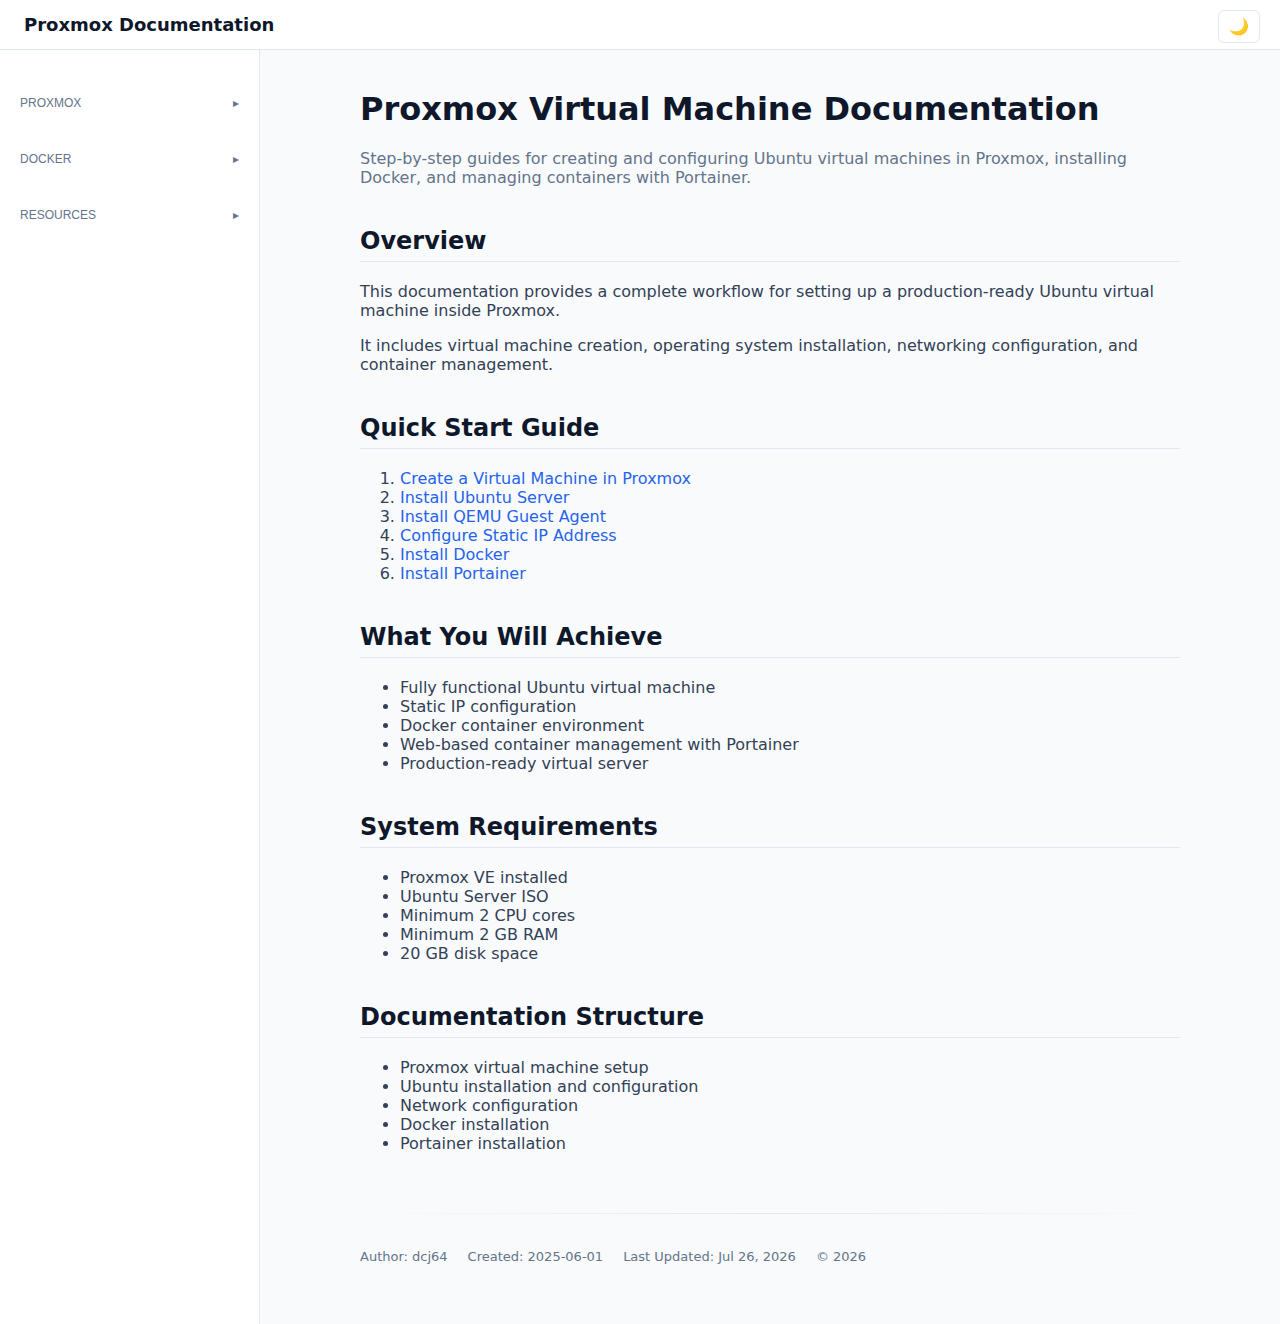
<file: index.html>
<!DOCTYPE html>
<html lang="en">
  <head>
    <meta charset="UTF-8">
    <meta name="viewport" content="width=device-width, initial-scale=1.0">
    <title>Proxmox Documentation</title>
    <script>
      (function() {
        const savedTheme = localStorage.getItem("theme");
        if (savedTheme) {
          document.documentElement.setAttribute("data-theme", savedTheme);
        } else {
          document.documentElement.setAttribute("data-theme", "light");
        }
      })();
    </script>
    <link rel="icon" href="favicon.ico">
    <link rel="stylesheet" href="css/docs.css?v=1.1">
  </head>
  <body>
    <header class="topbar">
      <div class="logo">
        <a href="index.html">Proxmox Documentation</a>
      </div>
      <button id="theme-toggle" class="theme-toggle"> 🌙 </button>
    </header>
    <div class="layout">
      <aside class="sidebar">
        <nav>
          <div class="nav-section">
            <button type="button" class="nav-title collapsible"> Proxmox </button>
            <div class="nav-items">
              <a href="proxmox-vm-create.html" class="nav-link"> Create Virtual Machine </a>
              <a href="ubuntu-server-install.html" class="nav-link"> Install Ubuntu Server </a>
              <a href="qemu-agent.html" class="nav-link"> QEMU Guest Agent </a>
              <a href="static-ip.html" class="nav-link"> Static IP Configuration </a>
            </div>
          </div>
          <div class="nav-section">
            <button type="button" class="nav-title collapsible"> Docker </button>
            <div class="nav-items">
              <a href="docker-install.html" class="nav-link"> Install Docker </a>
              <a href="portainer-install.html" class="nav-link"> Install Portainer </a>
            </div>
          </div>
          <div class="nav-section">
            <button type="button" class="nav-title collapsible"> Resources </button>
            <div class="nav-items">
              <a href="useful-links.html" class="nav-link"> Useful Links </a>
            </div>
          </div>
        </nav>
      </aside>
      <main class="content">
        <article class="doc">
          <header class="doc-header">
            <h1>Proxmox Virtual Machine Documentation</h1>
            <p class="doc-description"> Step-by-step guides for creating and configuring Ubuntu virtual machines in Proxmox, installing Docker, and managing containers with Portainer. </p>
          </header>
          <section>
            <h2>Overview</h2>
            <p> This documentation provides a complete workflow for setting up a production-ready Ubuntu virtual machine inside Proxmox. </p>
            <p> It includes virtual machine creation, operating system installation, networking configuration, and container management. </p>
          </section>
          <section>
            <h2>Quick Start Guide</h2>
            <ol>
              <li>
                <a href="proxmox-vm-create.html"> Create a Virtual Machine in Proxmox </a>
              </li>
              <li>
                <a href="ubuntu-server-install.html"> Install Ubuntu Server </a>
              </li>
              <li>
                <a href="qemu-agent.html"> Install QEMU Guest Agent </a>
              </li>
              <li>
                <a href="static-ip.html"> Configure Static IP Address </a>
              </li>
              <li>
                <a href="docker-install.html"> Install Docker </a>
              </li>
              <li>
                <a href="portainer-install.html"> Install Portainer </a>
              </li>
            </ol>
          </section>
          <section>
            <h2>What You Will Achieve</h2>
            <ul>
              <li>Fully functional Ubuntu virtual machine</li>
              <li>Static IP configuration</li>
              <li>Docker container environment</li>
              <li>Web-based container management with Portainer</li>
              <li>Production-ready virtual server</li>
            </ul>
          </section>
          <section>
            <h2>System Requirements</h2>
            <ul>
              <li>Proxmox VE installed</li>
              <li>Ubuntu Server ISO</li>
              <li>Minimum 2 CPU cores</li>
              <li>Minimum 2 GB RAM</li>
              <li>20 GB disk space</li>
            </ul>
          </section>
          <section>
            <h2>Documentation Structure</h2>
            <ul>
              <li>Proxmox virtual machine setup</li>
              <li>Ubuntu installation and configuration</li>
              <li>Network configuration</li>
              <li>Docker installation</li>
              <li>Portainer installation</li>
            </ul>
          </section>
          <footer class="doc-footer">
            <div class="doc-meta" data-author="dcj64" data-created="2025-06-01"></div>
          </footer>
        </article>
      </main>
    </div>
    <script src="js/docs.js"></script>
  </body>
</html>
</file>
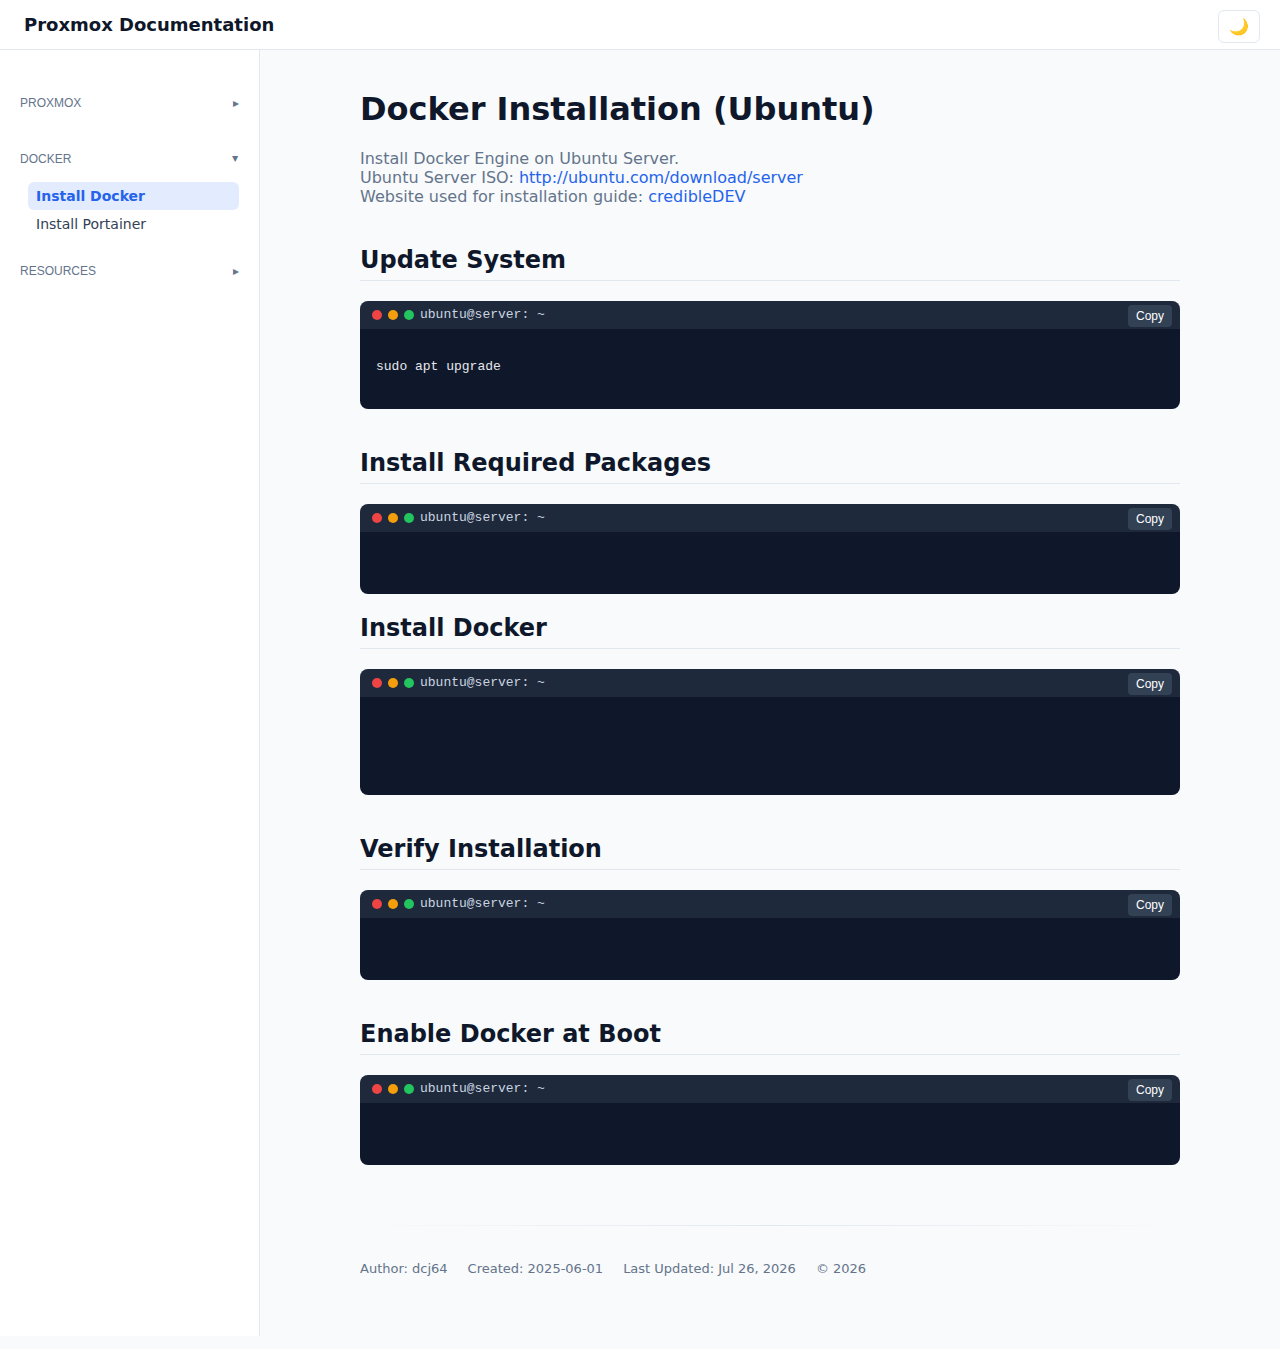
<file: docker-install.html>
<!DOCTYPE html>
<html lang="en">
  <head>
    <meta charset="UTF-8">
    <meta name="viewport" content="width=device-width, initial-scale=1.0">
    <title>Docker Installation | Proxmox Documentation</title>
    <script>
      (function() {
        const savedTheme = localStorage.getItem("theme");
        if (savedTheme) {
          document.documentElement.setAttribute("data-theme", savedTheme);
        } else {
          document.documentElement.setAttribute("data-theme", "light");
        }
      })();
    </script>
    <link rel="icon" href="favicon.ico">
    <link rel="stylesheet" href="css/docs.css?v=1.1">
  </head>
  <body>
    <header class="topbar">
      <div class="logo">
        <a href="index.html">Proxmox Documentation</a>
      </div>
      <button id="theme-toggle" class="theme-toggle"> 🌙 </button>
    </header>
    <div class="layout">
      <aside class="sidebar">
        <nav>
          <div class="nav-section">
            <button type="button" class="nav-title collapsible"> Proxmox </button>
            <div class="nav-items">
              <a href="proxmox-vm-create.html" class="nav-link"> Create Virtual Machine </a>
              <a href="ubuntu-server-install.html" class="nav-link"> Install Ubuntu Server </a>
              <a href="qemu-agent.html" class="nav-link"> QEMU Guest Agent </a>
              <a href="static-ip.html" class="nav-link"> Static IP Configuration </a>
            </div>
          </div>
          <div class="nav-section">
            <button type="button" class="nav-title collapsible"> Docker </button>
            <div class="nav-items">
              <a href="docker-install.html" class="nav-link"> Install Docker </a>
              <a href="portainer-install.html" class="nav-link"> Install Portainer </a>
            </div>
          </div>
          <div class="nav-section">
            <button type="button" class="nav-title collapsible"> Resources </button>
            <div class="nav-items">
              <a href="useful-links.html" class="nav-link"> Useful Links </a>
            </div>
          </div>
        </nav>
      </aside>
      <main class="content">
        <article class="doc">
          <header class="doc-header">
            <h1>Docker Installation (Ubuntu)</h1>
            <p class="doc-description"> Install Docker Engine on Ubuntu Server. <br> Ubuntu Server ISO: <a href="https://ubuntu.com/download/server">http://ubuntu.com/download/server</a>
              <br> Website used for installation guide: <a href="https://www.youtube.com/watch?v=wrlukx-QYRw"> credibleDEV</a>
            </p>
          </header>
          <section>
            <h2>Update System</h2>
            <pre>
													<code>sudo apt update
sudo apt upgrade </code>
												</pre>
          </section>
          <section>
            <h2>Install Required Packages</h2>
            <pre>
													<code>curl -fsSL https://get.docker.com -o get-docker.sh</code>
												</pre>
          </section>
          <h2>Install Docker</h2>
          <pre>
												<code>sudo sh get-docker.sh

</code>
											</pre>
          </section>
          <section>
            <h2>Verify Installation</h2>
            <pre>
												<code>sudo docker run hello-world</code>
											</pre>
          </section>
          <section>
            <h2>Enable Docker at Boot</h2>
            <pre>
												<code>sudo systemctl enable docker</code>
											</pre>
          </section>
          <footer class="doc-footer">
            <div class="doc-meta" data-author="dcj64" data-created="2025-06-01"></div>
          </footer>
        </article>
      </main>
    </div>
    <script src="js/docs.js"></script>
  </body>
</html>
</file>
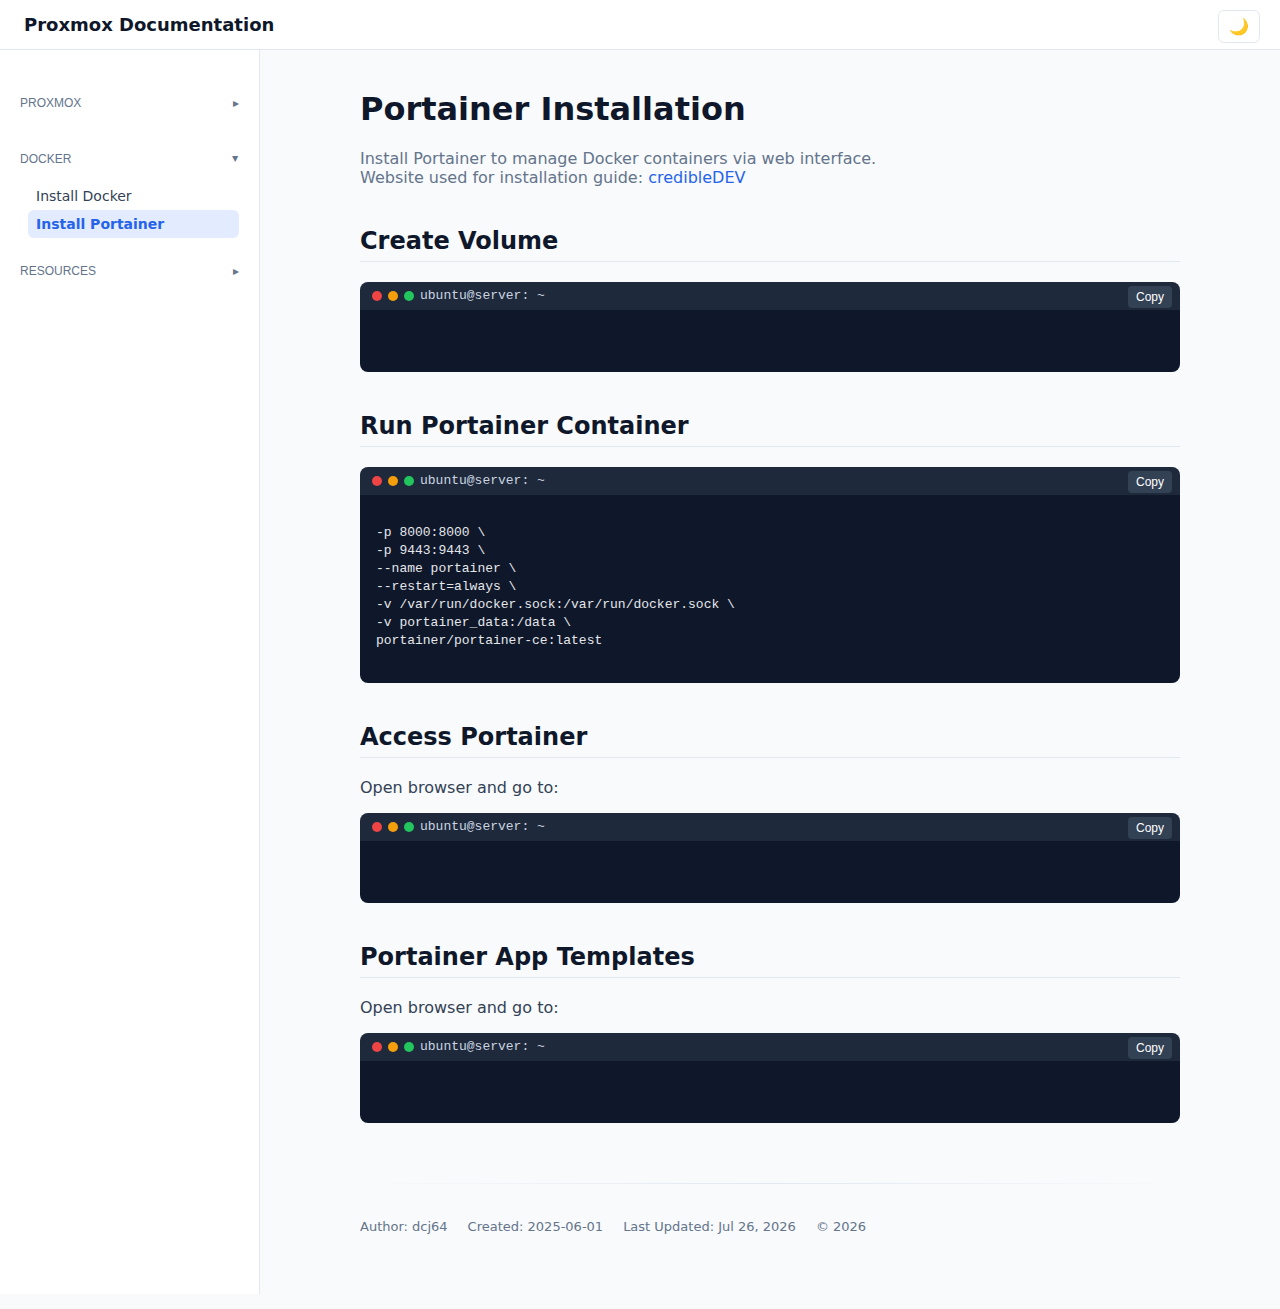
<file: portainer-install.html>
<!DOCTYPE html>
<html lang="en">
  <head>
    <meta charset="UTF-8">
    <meta name="viewport" content="width=device-width, initial-scale=1.0">
    <title>Portainer Installation | Proxmox Documentation</title>
    <script>
      (function() {
        const savedTheme = localStorage.getItem("theme");
        if (savedTheme) {
          document.documentElement.setAttribute("data-theme", savedTheme);
        } else {
          document.documentElement.setAttribute("data-theme", "light");
        }
      })();
    </script>
    <link rel="icon" href="favicon.ico">
    <link rel="stylesheet" href="css/docs.css?v=1.1">
  </head>
  <body>
    <header class="topbar">
      <div class="logo">
        <a href="index.html">Proxmox Documentation</a>
      </div>
      <button id="theme-toggle" class="theme-toggle"> 🌙 </button>
    </header>
    <div class="layout">
      <aside class="sidebar">
        <nav>
          <div class="nav-section">
            <button type="button" class="nav-title collapsible"> Proxmox </button>
            <div class="nav-items">
              <a href="proxmox-vm-create.html" class="nav-link"> Create Virtual Machine </a>
              <a href="ubuntu-server-install.html" class="nav-link"> Install Ubuntu Server </a>
              <a href="qemu-agent.html" class="nav-link"> QEMU Guest Agent </a>
              <a href="static-ip.html" class="nav-link"> Static IP Configuration </a>
            </div>
          </div>
          <div class="nav-section">
            <button type="button" class="nav-title collapsible"> Docker </button>
            <div class="nav-items">
              <a href="docker-install.html" class="nav-link"> Install Docker </a>
              <a href="portainer-install.html" class="nav-link"> Install Portainer </a>
            </div>
          </div>
          <div class="nav-section">
            <button type="button" class="nav-title collapsible"> Resources </button>
            <div class="nav-items">
              <a href="useful-links.html" class="nav-link"> Useful Links </a>
            </div>
          </div>
        </nav>
      </aside>
      <main class="content">
        <article class="doc">
          <header class="doc-header">
            <h1>Portainer Installation</h1>
            <p class="doc-description"> Install Portainer to manage Docker containers via web interface. <br> Website used for installation guide: <a href="https://www.youtube.com/watch?v=wrlukx-QYRw"> credibleDEV</a>
            </p>
          </header>
          <section>
            <h2>Create Volume</h2>
            <pre>
												<code>sudo docker volume create portainer_data</code>
											</pre>
          </section>
          <section>
            <h2>Run Portainer Container</h2>
            <pre>
												<code>sudo docker run -d \
-p 8000:8000 \
-p 9443:9443 \
--name portainer \
--restart=always \
-v /var/run/docker.sock:/var/run/docker.sock \
-v portainer_data:/data \
portainer/portainer-ce:latest</code>
											</pre>
          </section>
          <section>
            <h2>Access Portainer</h2>
            <p> Open browser and go to: </p>
            <pre>
												<code>https://192.168.50.161:9443</code>
											</pre>
          </section>
          <section>
            <h2>Portainer App Templates</h2>
            <p> Open browser and go to: </p>
            <pre>
												<code>https://github.com/Qballjos/portainer_templates</code>
											</pre>
          </section>
          <footer class="doc-footer">
            <div class="doc-meta" data-author="dcj64" data-created="2025-06-01"></div>
          </footer>
        </article>
      </main>
    </div>
    <script src="js/docs.js"></script>
  </body>
</html>
</file>
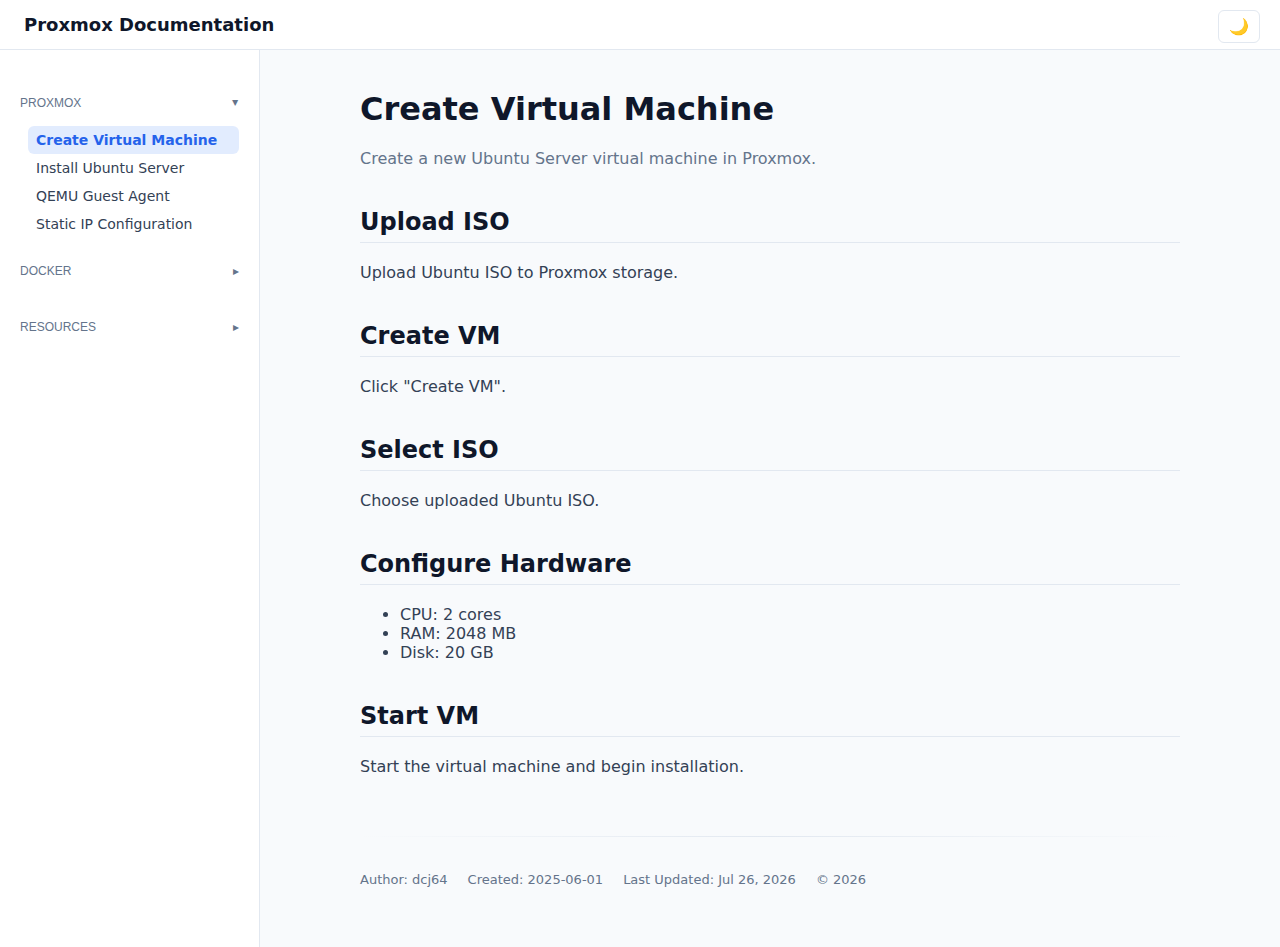
<file: proxmox-vm-create.html>
<!DOCTYPE html>
<html>
  <head>
    <meta charset="UTF-8">
    <meta name="viewport" content="width=device-width, initial-scale=1.0">
    <title>Create VM | Proxmox Documentation</title>
    <script>
      (function() {
        const savedTheme = localStorage.getItem("theme");
        if (savedTheme) {
          document.documentElement.setAttribute("data-theme", savedTheme);
        } else {
          document.documentElement.setAttribute("data-theme", "light");
        }
      })();
    </script>
    <link rel="icon" href="favicon.ico">
    <link rel="stylesheet" href="css/docs.css?v=1.1">
  </head>
  <body>
    <header class="topbar">
      <div class="logo">
        <a href="index.html">Proxmox Documentation</a>
      </div>
      <button id="theme-toggle" class="theme-toggle"> 🌙 </button>
    </header>
    <div class="layout">
      <aside class="sidebar">
        <nav>
          <div class="nav-section">
            <button type="button" class="nav-title collapsible"> Proxmox </button>
            <div class="nav-items">
              <a href="proxmox-vm-create.html" class="nav-link"> Create Virtual Machine </a>
              <a href="ubuntu-server-install.html" class="nav-link"> Install Ubuntu Server </a>
              <a href="qemu-agent.html" class="nav-link"> QEMU Guest Agent </a>
              <a href="static-ip.html" class="nav-link"> Static IP Configuration </a>
            </div>
          </div>
          <div class="nav-section">
            <button type="button" class="nav-title collapsible"> Docker </button>
            <div class="nav-items">
              <a href="docker-install.html" class="nav-link"> Install Docker </a>
              <a href="portainer-install.html" class="nav-link"> Install Portainer </a>
            </div>
          </div>
          <div class="nav-section">
            <button type="button" class="nav-title collapsible"> Resources </button>
            <div class="nav-items">
              <a href="useful-links.html" class="nav-link"> Useful Links </a>
            </div>
          </div>
        </nav>
      </aside>
      <main class="content">
        <article class="doc">
          <header class="doc-header">
            <h1>Create Virtual Machine</h1>
            <p class="doc-description"> Create a new Ubuntu Server virtual machine in Proxmox. </p>
          </header>
          <section>
            <h2>Upload ISO</h2>
            <p> Upload Ubuntu ISO to Proxmox storage. </p>
          </section>
          <section>
            <h2>Create VM</h2>
            <p> Click "Create VM". </p>
          </section>
          <section>
            <h2>Select ISO</h2>
            <p> Choose uploaded Ubuntu ISO. </p>
          </section>
          <section>
            <h2>Configure Hardware</h2>
            <ul>
              <li>CPU: 2 cores</li>
              <li>RAM: 2048 MB</li>
              <li>Disk: 20 GB</li>
            </ul>
          </section>
          <section>
            <h2>Start VM</h2>
            <p> Start the virtual machine and begin installation. </p>
          </section>
          <footer class="doc-footer">
            <div class="doc-meta" data-author="dcj64" data-created="2025-06-01"></div>
          </footer>
        </article>
      </main>
    </div>
    <script src="js/docs.js"></script>
  </body>
</html>
</file>
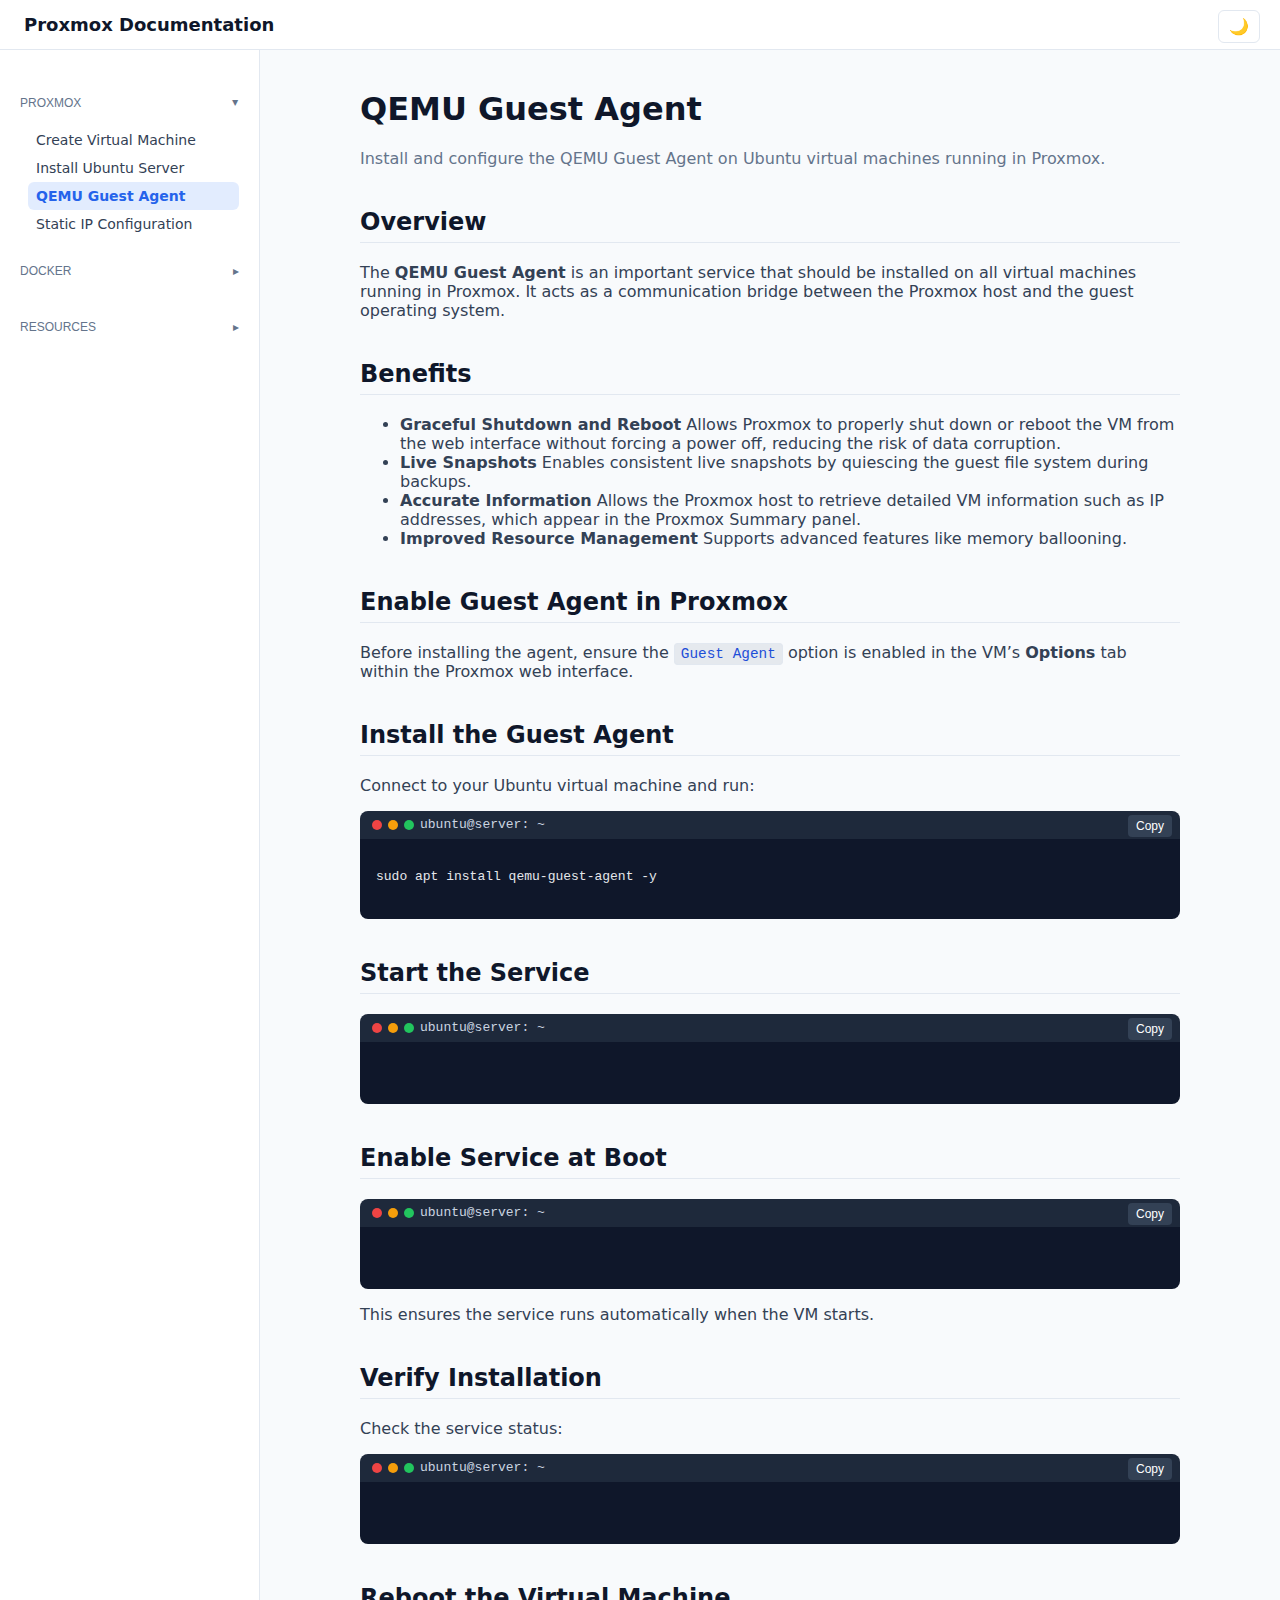
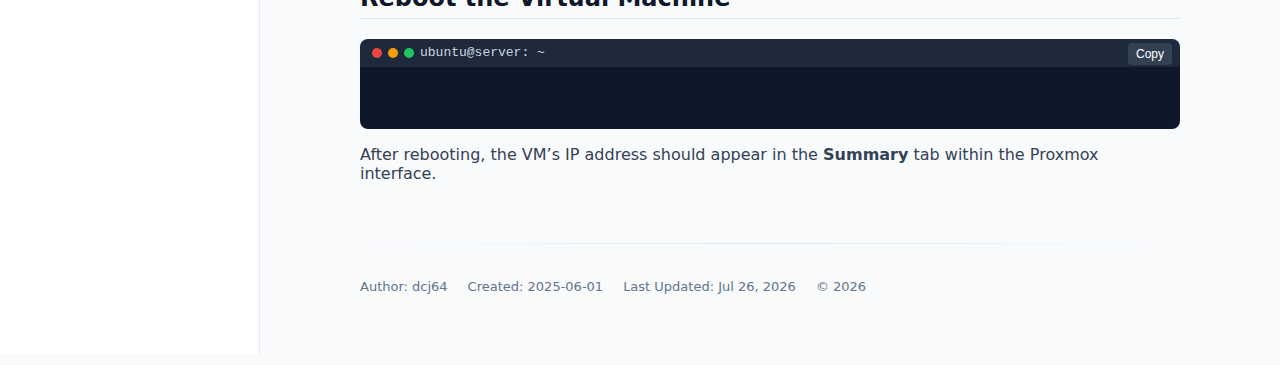
<file: qemu-agent.html>
<!DOCTYPE html>
<html lang="en">
  <head>
    <meta charset="UTF-8">
    <meta name="viewport" content="width=device-width, initial-scale=1.0">
    <title>QEMU Guest Agent | Proxmox Documentation</title>
    <script>
      (function() {
        const savedTheme = localStorage.getItem("theme");
        if (savedTheme) {
          document.documentElement.setAttribute("data-theme", savedTheme);
        } else {
          document.documentElement.setAttribute("data-theme", "light");
        }
      })();
    </script>
    <link rel="icon" href="favicon.ico">
    <link rel="stylesheet" href="css/docs.css?v=1.1">
  </head>
  <body>
    <header class="topbar">
      <div class="topbar-container">
        <div class="logo">
          <a href="index.html">Proxmox Documentation</a>
        </div>
        <button id="theme-toggle" class="theme-toggle"> 🌙 </button>
      </div>
    </header>
    <div class="layout">
      <aside class="sidebar">
        <nav>
          <div class="nav-section">
            <button type="button" class="nav-title collapsible"> Proxmox </button>
            <div class="nav-items">
              <a href="proxmox-vm-create.html" class="nav-link"> Create Virtual Machine </a>
              <a href="ubuntu-server-install.html" class="nav-link"> Install Ubuntu Server </a>
              <a href="qemu-agent.html" class="nav-link"> QEMU Guest Agent </a>
              <a href="static-ip.html" class="nav-link"> Static IP Configuration </a>
            </div>
          </div>
          <div class="nav-section">
            <button type="button" class="nav-title collapsible"> Docker </button>
            <div class="nav-items">
              <a href="docker-install.html" class="nav-link"> Install Docker </a>
              <a href="portainer-install.html" class="nav-link"> Install Portainer </a>
            </div>
          </div>
          <div class="nav-section">
            <button type="button" class="nav-title collapsible"> Resources </button>
            <div class="nav-items">
              <a href="useful-links.html" class="nav-link"> Useful Links </a>
            </div>
          </div>
        </nav>
      </aside>
      <main class="content">
        <article class="doc">
          <header class="doc-header">
            <h1>QEMU Guest Agent</h1>
            <p class="doc-description"> Install and configure the QEMU Guest Agent on Ubuntu virtual machines running in Proxmox. </p>
          </header>
          <section>
            <h2>Overview</h2>
            <p> The <strong>QEMU Guest Agent</strong> is an important service that should be installed on all virtual machines running in Proxmox. It acts as a communication bridge between the Proxmox host and the guest operating system. </p>
          </section>
          <section>
            <h2>Benefits</h2>
            <ul>
              <li>
                <strong>Graceful Shutdown and Reboot</strong> Allows Proxmox to properly shut down or reboot the VM from the web interface without forcing a power off, reducing the risk of data corruption.
              </li>
              <li>
                <strong>Live Snapshots</strong> Enables consistent live snapshots by quiescing the guest file system during backups.
              </li>
              <li>
                <strong>Accurate Information</strong> Allows the Proxmox host to retrieve detailed VM information such as IP addresses, which appear in the Proxmox Summary panel.
              </li>
              <li>
                <strong>Improved Resource Management</strong> Supports advanced features like memory ballooning.
              </li>
            </ul>
          </section>
          <section>
            <h2>Enable Guest Agent in Proxmox</h2>
            <p> Before installing the agent, ensure the <code>Guest Agent</code> option is enabled in the VM’s <strong>Options</strong> tab within the Proxmox web interface. </p>
          </section>
          <section>
            <h2>Install the Guest Agent</h2>
            <p> Connect to your Ubuntu virtual machine and run: </p>
            <pre>
											<code>sudo apt update
sudo apt install qemu-guest-agent -y</code>
										</pre>
          </section>
          <section>
            <h2>Start the Service</h2>
            <pre>
											<code>sudo systemctl start qemu-guest-agent</code>
										</pre>
          </section>
          <section>
            <h2>Enable Service at Boot</h2>
            <pre>
											<code>sudo systemctl enable qemu-guest-agent</code>
										</pre>
            <p> This ensures the service runs automatically when the VM starts. </p>
          </section>
          <section>
            <h2>Verify Installation</h2>
            <p> Check the service status: </p>
            <pre>
											<code>sudo systemctl status qemu-guest-agent</code>
										</pre>
          </section>
          <section>
            <h2>Reboot the Virtual Machine</h2>
            <pre>
											<code>sudo reboot</code>
										</pre>
            <p> After rebooting, the VM’s IP address should appear in the <strong>Summary</strong> tab within the Proxmox interface. </p>
          </section>
          <footer class="doc-footer">
            <div class="doc-meta" data-author="dcj64" data-created="2025-06-01"></div>
          </footer>
        </article>
      </main>
    </div>
    <script src="js/docs.js"></script>
  </body>
</html>
</file>
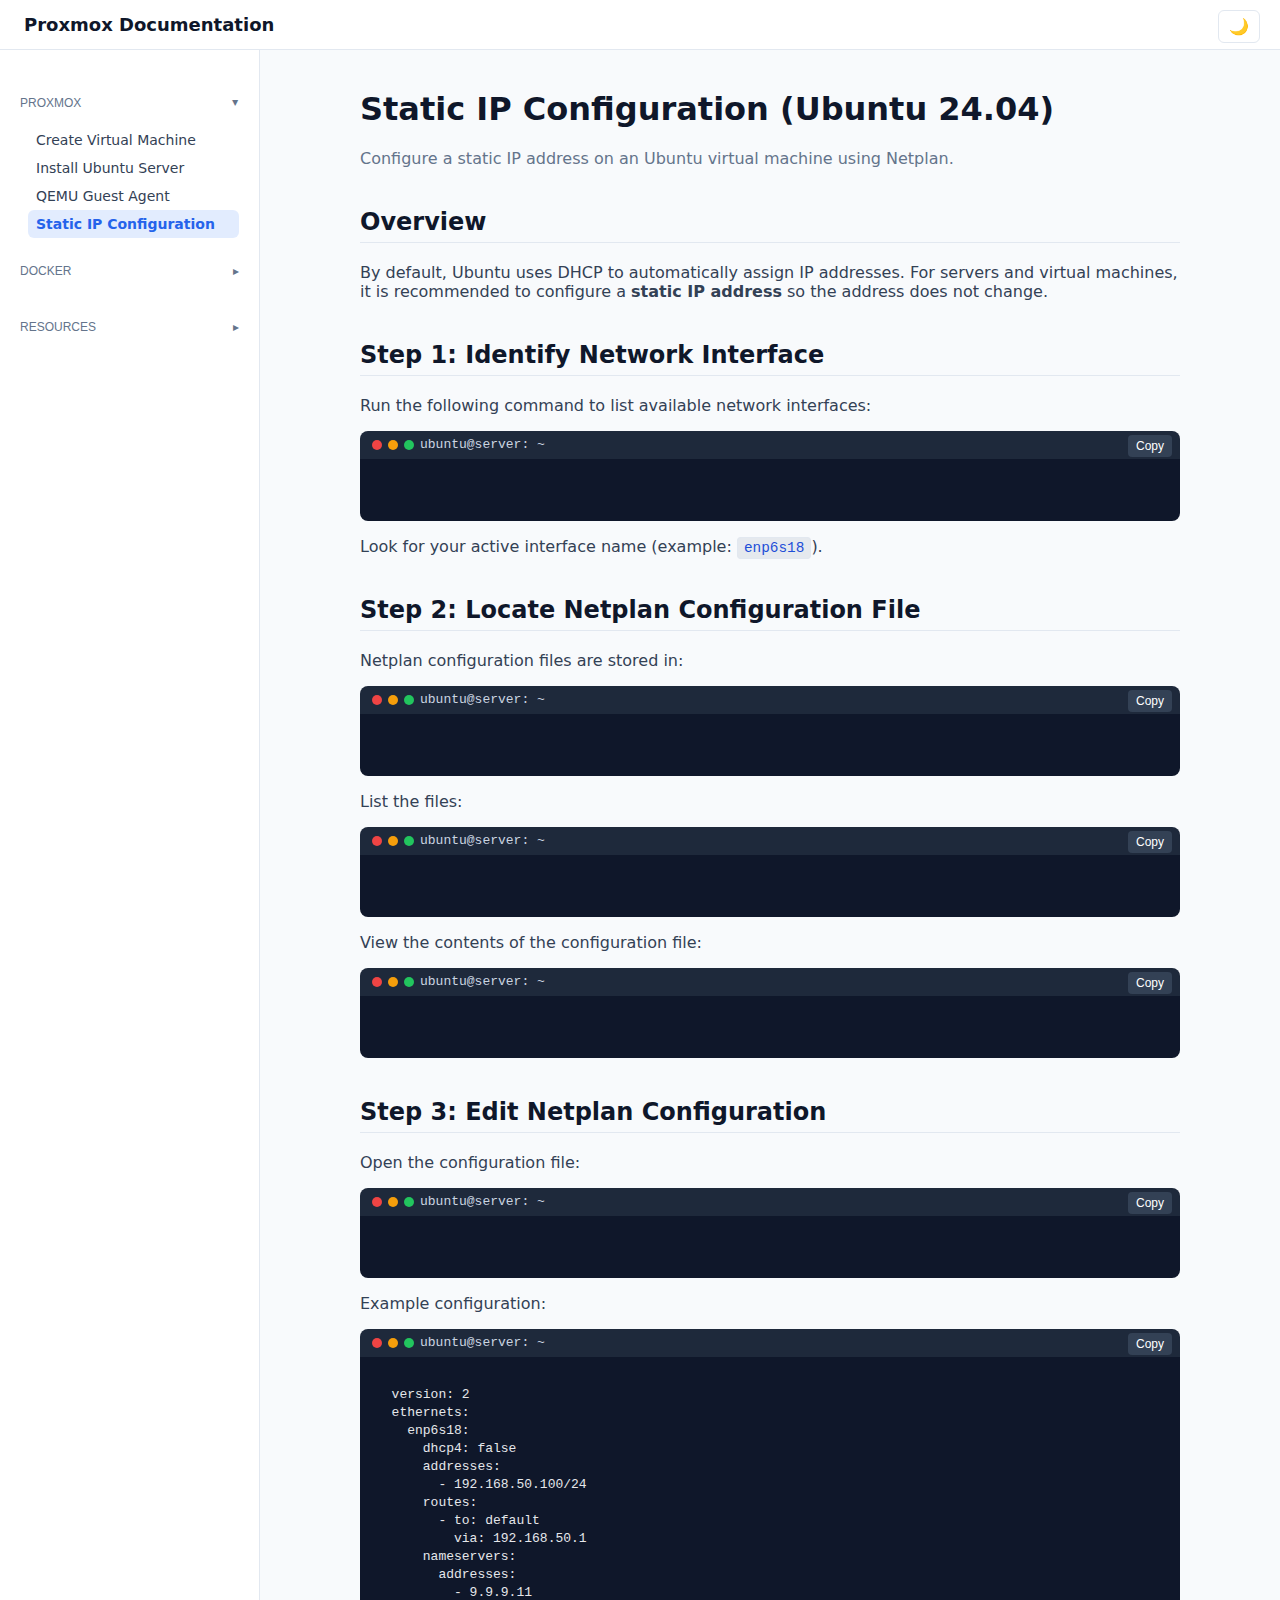
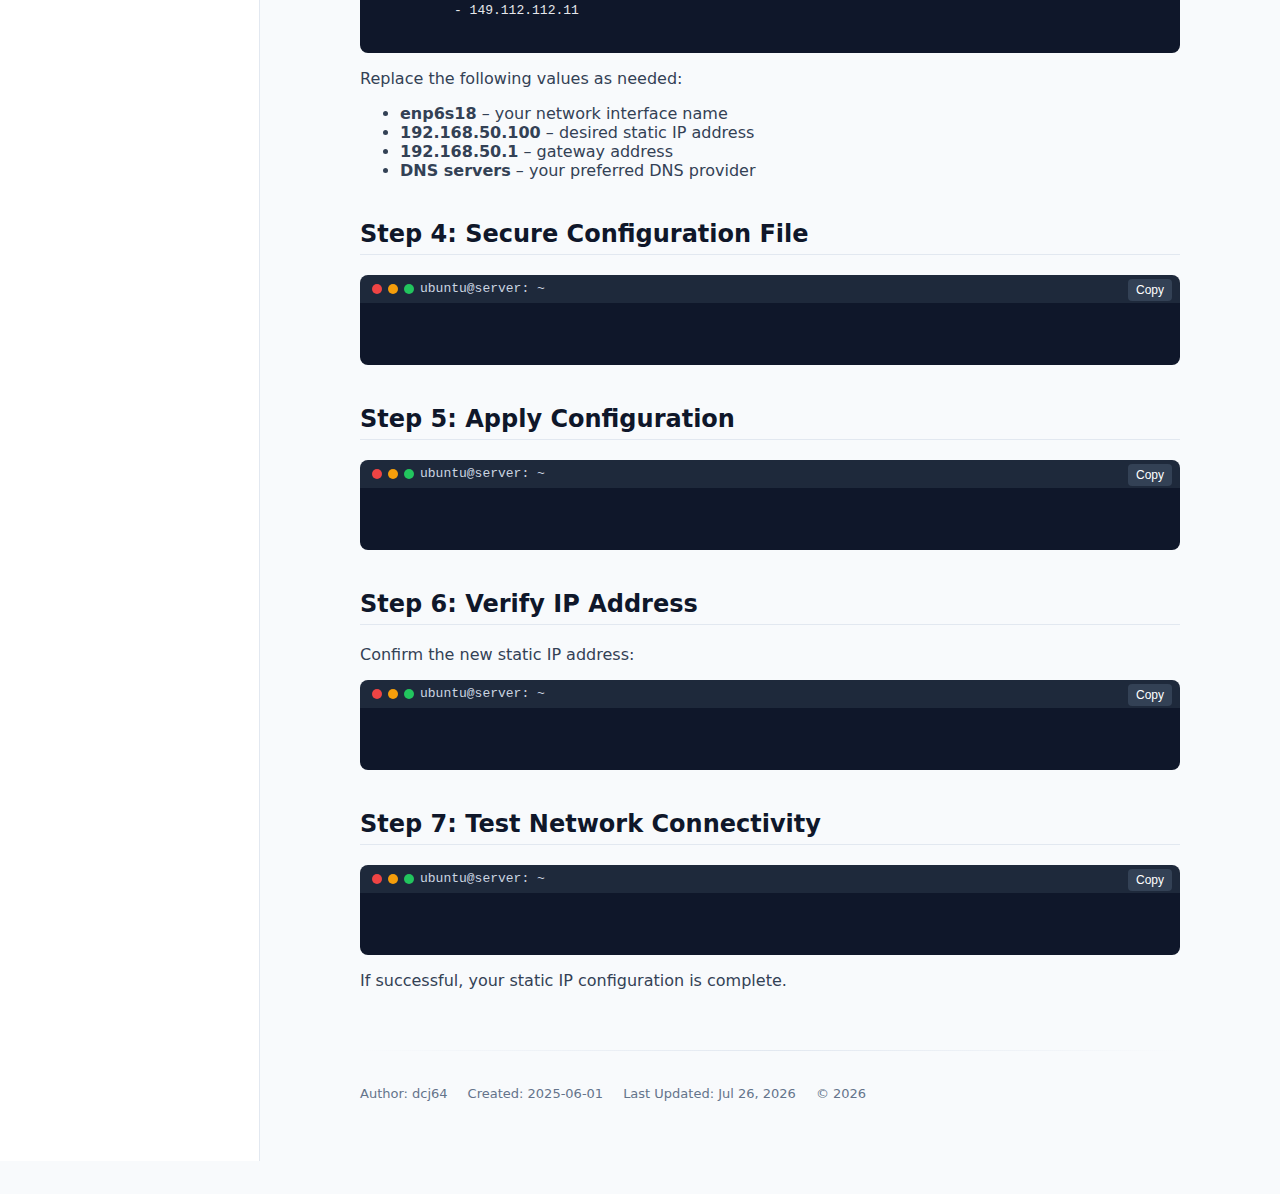
<file: static-ip.html>
<!DOCTYPE html>
<html lang="en">
  <head>
    <meta charset="UTF-8">
    <meta name="viewport" content="width=device-width, initial-scale=1.0">
    <title>Static IP Configuration | Proxmox Documentation</title>
    <script>
      (function() {
        const savedTheme = localStorage.getItem("theme");
        if (savedTheme) {
          document.documentElement.setAttribute("data-theme", savedTheme);
        } else {
          document.documentElement.setAttribute("data-theme", "light");
        }
      })();
    </script>
    <link rel="icon" href="favicon.ico">
    <link rel="stylesheet" href="css/docs.css?v=1.1">
  </head>
  <body>
    <header class="topbar">
      <div class="topbar-container">
        <div class="logo">
          <a href="index.html">Proxmox Documentation</a>
        </div>
        <button id="theme-toggle" class="theme-toggle"> 🌙 </button>
      </div>
    </header>
    <div class="layout">
      <aside class="sidebar">
        <nav>
          <div class="nav-section">
            <button type="button" class="nav-title collapsible"> Proxmox </button>
            <div class="nav-items">
              <a href="proxmox-vm-create.html" class="nav-link"> Create Virtual Machine </a>
              <a href="ubuntu-server-install.html" class="nav-link"> Install Ubuntu Server </a>
              <a href="qemu-agent.html" class="nav-link"> QEMU Guest Agent </a>
              <a href="static-ip.html" class="nav-link"> Static IP Configuration </a>
            </div>
          </div>
          <div class="nav-section">
            <button type="button" class="nav-title collapsible"> Docker </button>
            <div class="nav-items">
              <a href="docker-install.html" class="nav-link"> Install Docker </a>
              <a href="portainer-install.html" class="nav-link"> Install Portainer </a>
            </div>
          </div>
          <div class="nav-section">
            <button type="button" class="nav-title collapsible"> Resources </button>
            <div class="nav-items">
              <a href="useful-links.html" class="nav-link"> Useful Links </a>
            </div>
          </div>
        </nav>
      </aside>
      <main class="content">
        <article class="doc">
          <header class="doc-header">
            <h1>Static IP Configuration (Ubuntu 24.04)</h1>
            <p class="doc-description"> Configure a static IP address on an Ubuntu virtual machine using Netplan. </p>
          </header>
          <section>
            <h2>Overview</h2>
            <p> By default, Ubuntu uses DHCP to automatically assign IP addresses. For servers and virtual machines, it is recommended to configure a <strong>static IP address</strong> so the address does not change. </p>
          </section>
          <section>
            <h2>Step 1: Identify Network Interface</h2>
            <p> Run the following command to list available network interfaces: </p>
            <pre>
											<code>ip a</code>
										</pre>
            <p> Look for your active interface name (example: <code>enp6s18</code>). </p>
          </section>
          <section>
            <h2>Step 2: Locate Netplan Configuration File</h2>
            <p> Netplan configuration files are stored in: </p>
            <pre>
											<code>/etc/netplan/</code>
										</pre>
            <p> List the files: </p>
            <pre>
											<code>ls -la /etc/netplan/</code>
										</pre>
            <p> View the contents of the configuration file: </p>
            <pre>
											<code>sudo cat /etc/netplan/50-cloud-init.yaml</code>
										</pre>
          </section>
          <section>
            <h2>Step 3: Edit Netplan Configuration</h2>
            <p> Open the configuration file: </p>
            <pre>
											<code>sudo nano /etc/netplan/50-cloud-init.yaml</code>
										</pre>
            <p> Example configuration: </p>
            <pre>
											<code>network:
  version: 2
  ethernets:
    enp6s18:
      dhcp4: false
      addresses:
        - 192.168.50.100/24
      routes:
        - to: default
          via: 192.168.50.1
      nameservers:
        addresses:
          - 9.9.9.11
          - 149.112.112.11</code>
										</pre>
            <p> Replace the following values as needed: </p>
            <ul>
              <li>
                <strong>enp6s18</strong> – your network interface name
              </li>
              <li>
                <strong>192.168.50.100</strong> – desired static IP address
              </li>
              <li>
                <strong>192.168.50.1</strong> – gateway address
              </li>
              <li>
                <strong>DNS servers</strong> – your preferred DNS provider
              </li>
            </ul>
          </section>
          <section>
            <h2>Step 4: Secure Configuration File</h2>
            <pre>
											<code>sudo chmod 600 /etc/netplan/*.yaml</code>
										</pre>
          </section>
          <section>
            <h2>Step 5: Apply Configuration</h2>
            <pre>
											<code>sudo netplan apply</code>
										</pre>
          </section>
          <section>
            <h2>Step 6: Verify IP Address</h2>
            <p> Confirm the new static IP address: </p>
            <pre>
											<code>ip a show enp6s18</code>
										</pre>
          </section>
          <section>
            <h2>Step 7: Test Network Connectivity</h2>
            <pre>
											<code>ping -c 3 192.168.50.1</code>
										</pre>
            <p> If successful, your static IP configuration is complete. </p>
          </section>
          <footer class="doc-footer">
            <div class="doc-meta" data-author="dcj64" data-created="2025-06-01"></div>
          </footer>
        </article>
      </main>
    </div>
    <script src="js/docs.js"></script>
  </body>
</html>
</file>
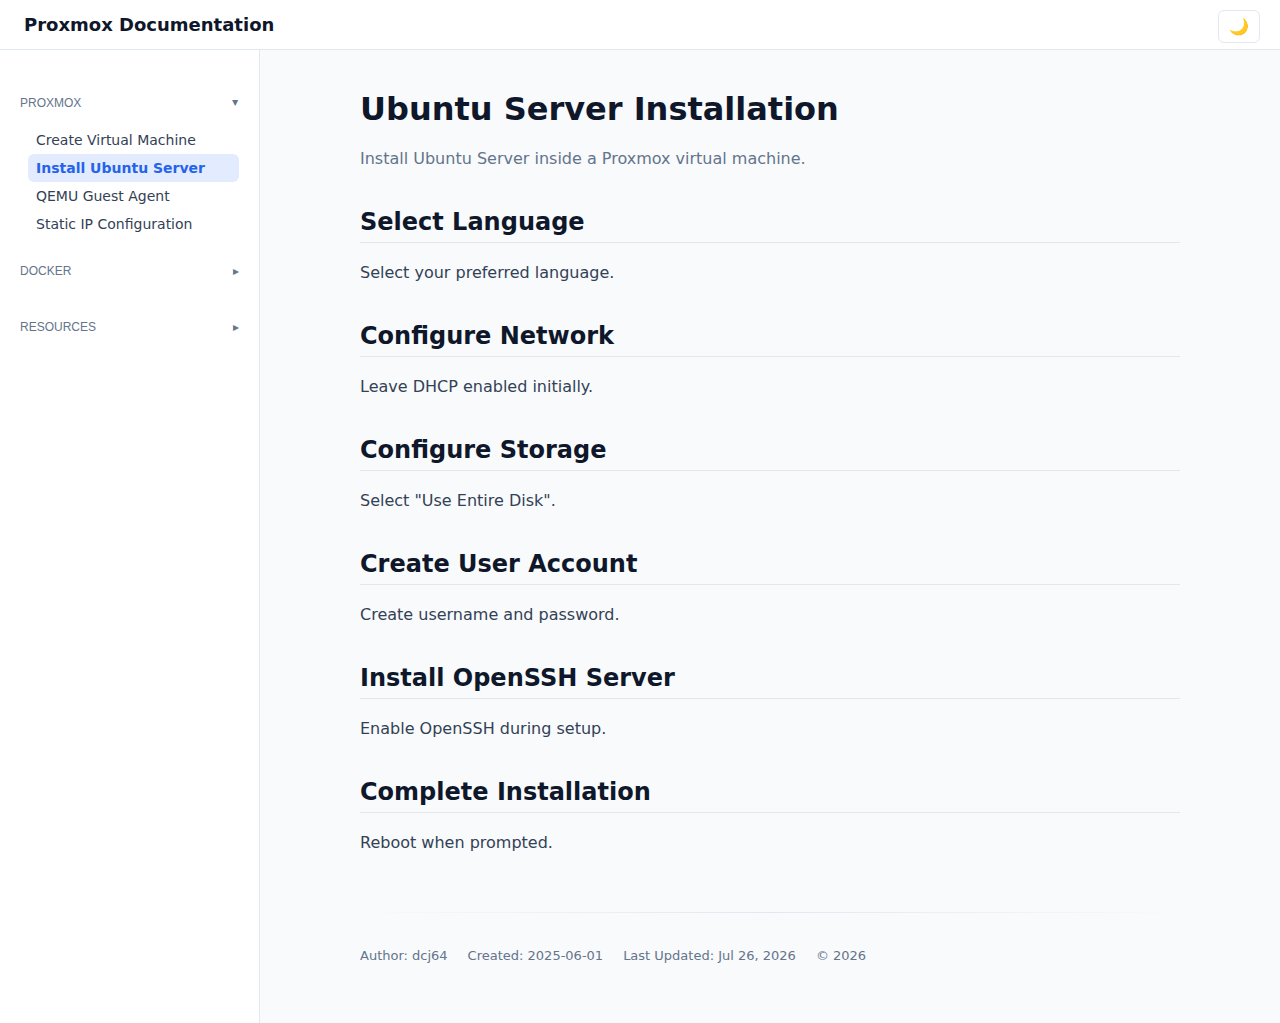
<file: ubuntu-server-install.html>
<!DOCTYPE html>
<html>
  <head>
    <meta charset="UTF-8">
    <meta name="viewport" content="width=device-width, initial-scale=1.0">
    <title>Ubuntu Server Install | Proxmox Documentation</title>
    <script>
      (function() {
        const savedTheme = localStorage.getItem("theme");
        if (savedTheme) {
          document.documentElement.setAttribute("data-theme", savedTheme);
        } else {
          document.documentElement.setAttribute("data-theme", "light");
        }
      })();
    </script>
    <link rel="icon" href="favicon.ico">
    <link rel="stylesheet" href="css/docs.css?v=1.1">
  </head>
  <body>
    <header class="topbar">
      <div class="logo">
        <a href="index.html">Proxmox Documentation</a>
      </div>
      <button id="theme-toggle" class="theme-toggle"> 🌙 </button>
    </header>
    <div class="layout">
      <aside class="sidebar">
        <nav>
          <div class="nav-section">
            <button type="button" class="nav-title collapsible"> Proxmox </button>
            <div class="nav-items">
              <a href="proxmox-vm-create.html" class="nav-link"> Create Virtual Machine </a>
              <a href="ubuntu-server-install.html" class="nav-link"> Install Ubuntu Server </a>
              <a href="qemu-agent.html" class="nav-link"> QEMU Guest Agent </a>
              <a href="static-ip.html" class="nav-link"> Static IP Configuration </a>
            </div>
          </div>
          <div class="nav-section">
            <button type="button" class="nav-title collapsible"> Docker </button>
            <div class="nav-items">
              <a href="docker-install.html" class="nav-link"> Install Docker </a>
              <a href="portainer-install.html" class="nav-link"> Install Portainer </a>
            </div>
          </div>
        </nav>
        <div class="nav-section">
          <button type="button" class="nav-title collapsible"> Resources </button>
          <div class="nav-items">
            <a href="useful-links.html" class="nav-link"> Useful Links </a>
          </div>
        </div>
      </aside>
      <main class="content">
        <article class="doc">
          <header class="doc-header">
            <h1>Ubuntu Server Installation</h1>
            <p class="doc-description"> Install Ubuntu Server inside a Proxmox virtual machine. </p>
          </header>
          <section>
            <h2>Select Language</h2>
            <p>Select your preferred language.</p>
          </section>
          <section>
            <h2>Configure Network</h2>
            <p>Leave DHCP enabled initially.</p>
          </section>
          <section>
            <h2>Configure Storage</h2>
            <p>Select "Use Entire Disk".</p>
          </section>
          <section>
            <h2>Create User Account</h2>
            <p>Create username and password.</p>
          </section>
          <section>
            <h2>Install OpenSSH Server</h2>
            <p>Enable OpenSSH during setup.</p>
          </section>
          <section>
            <h2>Complete Installation</h2>
            <p>Reboot when prompted.</p>
          </section>
          <footer class="doc-footer">
            <div class="doc-meta" data-author="dcj64" data-created="2025-06-01"></div>
          </footer>
        </article>
      </main>
    </div>
    <script src="js/docs.js"></script>
  </body>
</html>
</file>
<file: css/docs.css>
/* =========================
   THEME VARIABLES
========================= */

:root {
  --bg: #f8fafc;
  --sidebar-bg: #ffffff;
  --header-bg: #ffffff;

  --text: #334155;
  --heading: #0f172a;

  --border: #e2e8f0;

  --accent: #2563eb;

  --code-bg: #0f172a;

  --inline-code-bg: rgba(100, 116, 139, 0.12);
  --inline-code-color: #1d4ed8;
}

[data-theme="dark"] {
  --bg: #0f172a;
  --sidebar-bg: #020617;
  --header-bg: #020617;

  --text: #e2e8f0;
  --heading: #f1f5f9;

  --border: #1e293b;

  --accent: #3b82f6;

  --code-bg: #020617;

  --inline-code-bg: rgba(148, 163, 184, 0.15);
  --inline-code-color: #93c5fd;
}

/* =========================
   GLOBAL
========================= */

* {
  box-sizing: border-box;

  transition: background-color 0.25s ease, color 0.25s ease,
    border-color 0.25s ease;
}

body {
  margin: 0;

  font-family: system-ui, -apple-system, Segoe UI, Roboto, Ubuntu, Cantarell,
    sans-serif;

  background: var(--bg);

  color: var(--text);
}

/* =========================
   HEADER
========================= */

.topbar {
  background: var(--header-bg);

  border-bottom: 1px solid var(--border);

  padding: 14px 24px;

  position: sticky;

  top: 0;

  z-index: 100;

  max-width: 1400px;

  margin-left: auto;

  margin-right: auto;
}

.logo a {
  font-weight: bold;

  text-decoration: none;

  color: var(--heading);

  font-size: 18px;
}

/* Theme toggle */

.theme-toggle {
  position: absolute;

  right: 20px;

  top: 10px;

  background: none;

  border: 1px solid var(--border);

  border-radius: 6px;

  padding: 6px 10px;

  cursor: pointer;

  font-size: 16px;

  color: var(--text);
}

.theme-toggle:hover {
  background: var(--border);
}

/* =========================
   LAYOUT
========================= */

/* Center the entire site */

.layout {
  display: flex;

  min-height: calc(100vh - 50px);

  max-width: 1400px;

  margin-left: auto;

  margin-right: auto;

  width: 100%;
}

/* =========================
   SIDEBAR
========================= */

.sidebar {
  width: 260px;

  background: var(--sidebar-bg);

  border-right: 1px solid var(--border);

  padding: 20px;
}

.nav-title {
  font-size: 12px;

  text-transform: uppercase;

  color: #64748b;

  margin-top: 20px;

  margin-bottom: 10px;
}

.nav-link {
  display: block;

  padding: 6px 8px;

  text-decoration: none;

  color: var(--text);

  border-radius: 6px;

  font-size: 14px;
}

.nav-link:hover {
  background: var(--border);
}

[data-theme="dark"] .nav-link:hover {
  background: #1e293b;

  color: #f1f5f9;
}

.nav-link.active {
  background: rgba(59, 130, 246, 0.15);

  color: var(--accent);

  font-weight: 600;
}

/* Collapsible */

.collapsible {
  background: none;

  border: none;

  width: 100%;

  text-align: left;

  font-size: 12px;

  text-transform: uppercase;

  color: #64748b;

  padding: 6px 0;

  cursor: pointer;
}

.collapsible::after {
  content: "▸";

  float: right;

  transition: transform 0.2s;
}

.nav-section.open .collapsible::after {
  transform: rotate(90deg);
}

.nav-items {
  display: none;

  margin-left: 8px;
}

.nav-section.open .nav-items {
  display: block;
}

/* =========================
   CONTENT
========================= */

.content {
  flex: 1;

  padding: 40px;

  max-width: 900px;

  margin-left: auto;

  margin-right: auto;
}

.doc-header h1 {
  margin-top: 0;

  color: var(--heading);
}

.doc-description {
  color: #64748b;
}

section {
  margin-top: 40px;
}

h2 {
  border-bottom: 1px solid var(--border);

  padding-bottom: 6px;

  color: var(--heading);
}

/* =========================
   INLINE CODE
========================= */

code:not(pre code) {
  font-family: Consolas, Monaco, monospace;

  font-size: 0.9em;

  padding: 2px 6px;

  border-radius: 4px;

  font-weight: 500;

  background-color: var(--inline-code-bg);

  color: var(--inline-code-color);

  border: 1px solid var(--border);
}

/* =========================
   TERMINAL BLOCKS
========================= */

pre {
  position: relative;

  background: var(--code-bg);

  color: #e5e7eb;

  padding: 38px 16px 16px 16px;

  border-radius: 8px;

  overflow-x: auto;

  font-family: Consolas, Monaco, monospace;
}

/* Terminal header */

pre::before {
  content: attr(data-title);

  position: absolute;

  top: 0;

  left: 0;

  right: 0;

  height: 28px;

  line-height: 28px;

  padding-left: 60px;

  font-size: 13px;

  color: #cbd5e1;

  background: #1e293b;

  border-radius: 8px 8px 0 0;
}

/* Terminal buttons */

pre::after {
  content: "";

  position: absolute;

  top: 9px;

  left: 12px;

  width: 10px;

  height: 10px;

  background: #ef4444;

  border-radius: 50%;

  box-shadow: 16px 0 0 #f59e0b, 32px 0 0 #22c55e;
}

/* =========================
   COPY BUTTON
========================= */

.copy-button {
  position: absolute;

  top: 4px;

  right: 8px;

  background: #334155;

  color: white;

  border: none;

  padding: 4px 8px;

  border-radius: 4px;

  cursor: pointer;

  font-size: 12px;
}

.copy-button:hover {
  background: #475569;
}

/* =========================
   LINKS
========================= */

a {
  color: var(--accent);

  text-decoration: none;
}

a:hover {
  text-decoration: underline;
}

[data-theme="dark"] a:hover {
  color: #60a5fa;
}

/* =========================
   PAGE FADE-IN
========================= */

@keyframes page-fade-in {
  from {
    opacity: 0;

    transform: translateY(6px);
  }

  to {
    opacity: 1;

    transform: translateY(0);
  }
}

.content {
  animation: page-fade-in 0.4s ease;
}

/* =========================
   Responsive YouTube Cards
========================= */

.video-grid {
  display: grid;

  grid-template-columns: repeat(auto-fit, minmax(220px, 1fr));

  gap: 16px;

  width: 100%;
}

/* Card */

.video-card {
  display: block;

  text-decoration: none;

  color: var(--text);

  background: var(--sidebar-bg);

  border: 1px solid var(--border);

  border-radius: 8px;

  overflow: hidden;

  transition: transform 0.15s ease, box-shadow 0.15s ease;
}

.video-card:hover {
  transform: translateY(-4px);

  box-shadow: 0 6px 18px rgba(0, 0, 0, 0.15);
}

/* Thumbnail container maintains aspect ratio */

.video-thumbnail {
  width: 100%;

  aspect-ratio: 16 / 9;

  object-fit: cover;

  display: block;
}

/* Thumbnail container */

.video-thumb-container {
  position: relative;

  width: 100%;
}

/* Thumbnail image */

.video-thumbnail {
  width: 100%;

  aspect-ratio: 16 / 9;

  object-fit: cover;

  display: block;
}

/* Play button overlay */

.video-thumb-container::after {
  content: "";

  position: absolute;

  top: 50%;
  left: 50%;

  transform: translate(-50%, -50%);

  width: 56px;
  height: 56px;

  background-color: rgba(0, 0, 0, 0.6);

  border-radius: 50%;

  background-image: url("data:image/svg+xml;utf8,<svg fill='white' viewBox='0 0 24 24'><path d='M8 5v14l11-7z'/></svg>");

  background-repeat: no-repeat;

  background-position: center;

  background-size: 24px;

  transition: transform 0.2s ease, background-color 0.2s ease;
}

/* Video duration overlay */

.video-duration {
  position: absolute;

  bottom: 6px;

  right: 6px;

  background-color: rgba(0, 0, 0, 0.8);

  color: white;

  font-size: 12px;

  font-weight: 500;

  padding: 2px 6px;

  border-radius: 4px;

  pointer-events: none;
}

/* Dark mode adjustment */

[data-theme="dark"] .video-duration {
  background-color: rgba(0, 0, 0, 0.85);
}

/* Hover animation */

.video-card:hover .video-thumb-container::after {
  transform: translate(-50%, -50%) scale(1.15);

  background-color: rgba(255, 0, 0, 0.8);
}

/* Text area */

.video-info {
  padding: 10px 12px;
}

.video-title {
  font-size: 14px;

  font-weight: 600;

  margin-bottom: 4px;

  line-height: 1.3;
}

.video-channel {
  font-size: 12px;

  color: #64748b;
}

[data-theme="dark"] .video-channel {
  color: #94a3b8;
}

/* =========================
   Responsive Breakpoints
========================= */

/* Tablet */

@media (max-width: 900px) {
  .video-grid {
    grid-template-columns: repeat(auto-fit, minmax(180px, 1fr));
  }
}

/* Mobile */

@media (max-width: 600px) {
  .video-grid {
    grid-template-columns: 1fr;
  }
}

/* =========================
   Resource Link Columns
========================= */

.links-grid {
  display: grid;

  grid-template-columns: repeat(auto-fit, minmax(250px, 1fr));

  gap: 24px;

  margin-top: 20px;
}

.link-column {
  background: var(--sidebar-bg);

  border: 1px solid var(--border);

  border-radius: 8px;

  padding: 16px;
}

.link-column h3 {
  margin-top: 0;

  margin-bottom: 12px;

  color: var(--heading);

  font-size: 16px;
}

.link-column ul {
  list-style: none;

  padding-left: 0;

  margin: 0;
}

.link-column li {
  margin-bottom: 8px;
}

.link-column a {
  text-decoration: none;

  color: var(--accent);

  font-size: 14px;
}

.link-column a:hover {
  text-decoration: underline;
}

.doc-footer {
  margin-top: 60px;

  padding-top: 24px;

  position: relative;
}

.doc {
  padding-bottom: 20px;
}

.doc-meta {
  margin-top: 12px;

  display: flex;

  gap: 20px;

  flex-wrap: wrap;

  font-size: 13px;

  color: #64748b;
}

[data-theme="dark"] .doc-meta {
  color: #94a3b8;
}

.doc-footer::before {
  content: "";

  position: absolute;

  top: 0;

  left: 0;

  right: 0;

  height: 1px;

  background: linear-gradient(
    to right,
    transparent,
    var(--border),
    transparent
  );
}
</file>
